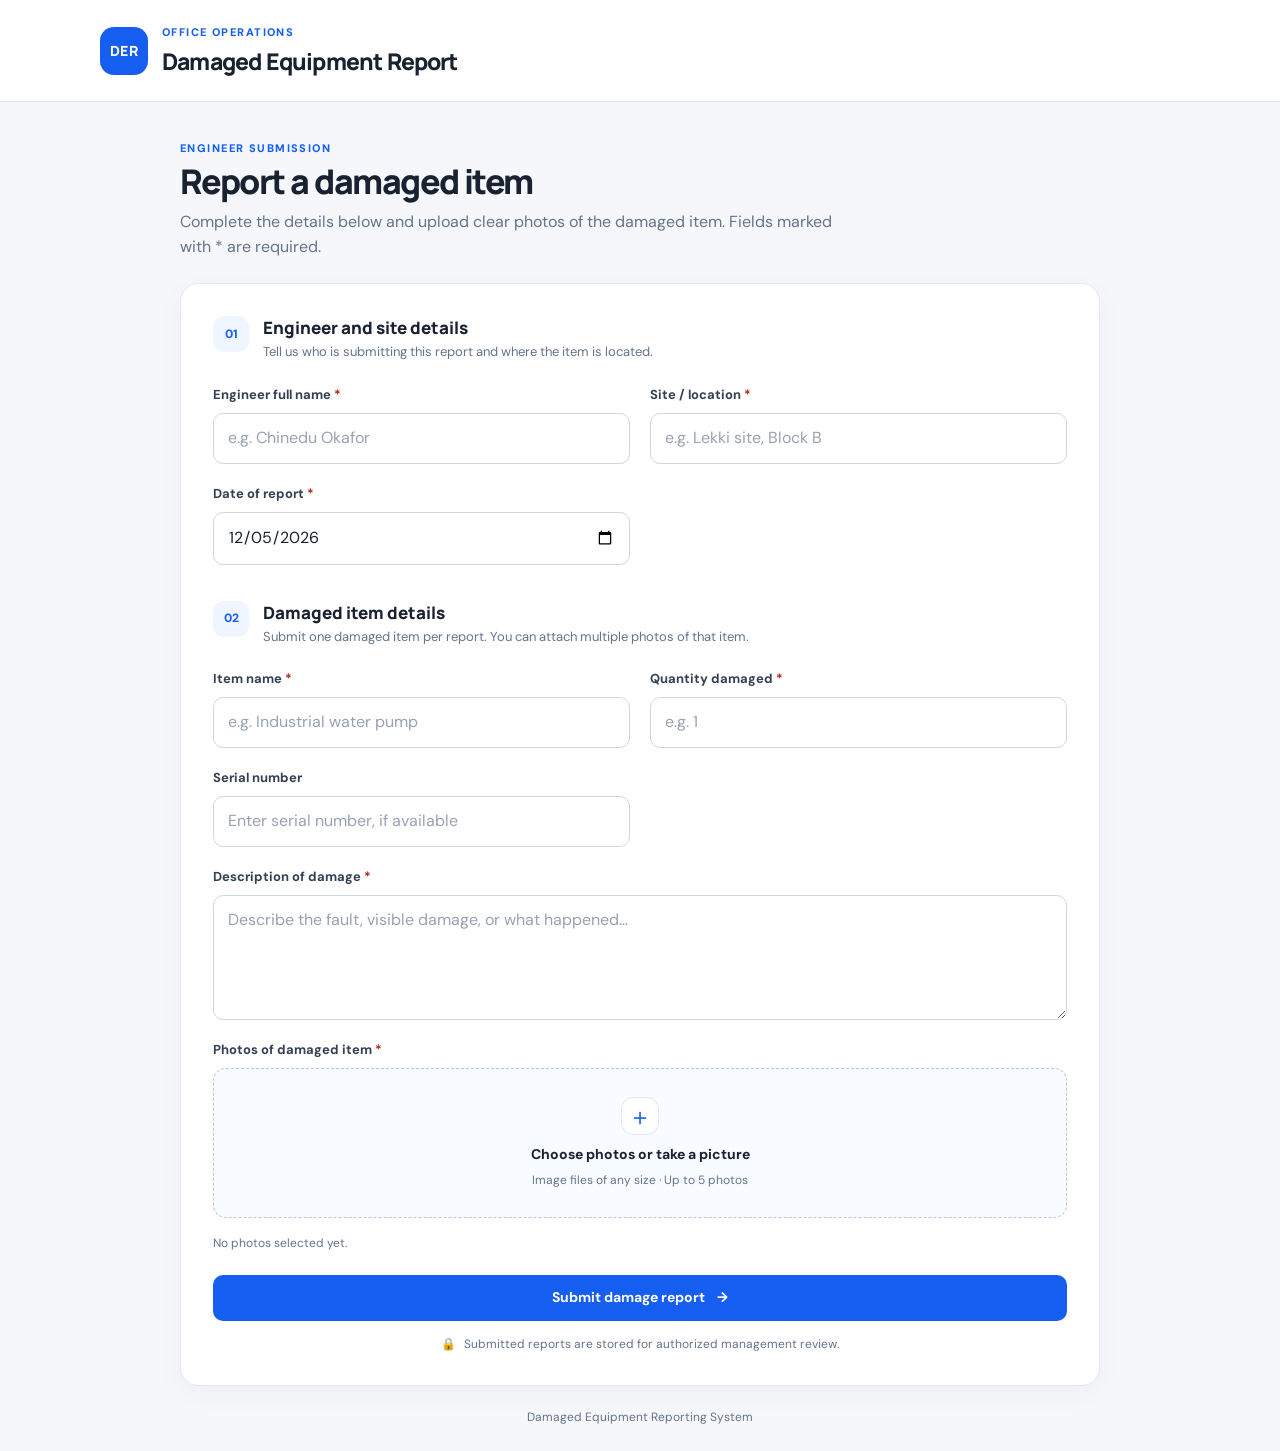
<file: index.html>
<!DOCTYPE html>
<html lang="en">
<head>
  <meta charset="UTF-8">
  <meta name="viewport" content="width=device-width, initial-scale=1.0">
  <meta name="description" content="Submit a damaged equipment report.">
  <title>Damaged Equipment Report</title>
  <link rel="stylesheet" href="style.css">
</head>
<body>
  <header class="site-header">
    <div class="brand-mark">DER</div>
    <div>
      <p class="eyebrow">OFFICE OPERATIONS</p>
      <h1>Damaged Equipment Report</h1>
    </div>
  </header>

  <main class="page-wrap">
    <section class="intro">
      <p class="eyebrow">ENGINEER SUBMISSION</p>
      <h2>Report a damaged item</h2>
      <p>Complete the details below and upload clear photos of the damaged item. Fields marked with * are required.</p>
    </section>

    <form id="report-form" class="panel" novalidate>
      <div class="section-heading">
        <span class="step-number">01</span>
        <div><h3>Engineer and site details</h3><p>Tell us who is submitting this report and where the item is located.</p></div>
      </div>

      <div class="form-grid">
        <label class="field">
          <span>Engineer full name <b>*</b></span>
          <input id="engineer-name" name="engineer_name" autocomplete="name" maxlength="120" required placeholder="e.g. Chinedu Okafor">
        </label>
        <label class="field">
          <span>Site / location <b>*</b></span>
          <input id="site" name="site" maxlength="160" required placeholder="e.g. Lekki site, Block B">
        </label>
        <label class="field">
          <span>Date of report <b>*</b></span>
          <input id="report-date" name="report_date" type="date" required>
        </label>
      </div>

      <div class="section-heading section-spaced">
        <span class="step-number">02</span>
        <div><h3>Damaged item details</h3><p>Submit one damaged item per report. You can attach multiple photos of that item.</p></div>
      </div>

      <div class="form-grid">
        <label class="field">
          <span>Item name <b>*</b></span>
          <input id="item-name" name="item_name" maxlength="160" required placeholder="e.g. Industrial water pump">
        </label>
        <label class="field">
          <span>Quantity damaged <b>*</b></span>
          <input id="quantity" name="quantity" type="number" min="1" max="100000" step="1" required placeholder="e.g. 1">
        </label>
        <label class="field">
          <span>Serial number</span>
          <input id="serial-number" name="serial_number" maxlength="160" placeholder="Enter serial number, if available">
        </label>
        <label class="field field-full">
          <span>Description of damage <b>*</b></span>
          <textarea id="description" name="description" rows="4" maxlength="3000" required placeholder="Describe the fault, visible damage, or what happened..."></textarea>
        </label>


        
        <div class="field field-full">
          <label for="images" class="field-label">Photos of damaged item <b>*</b></label>
          <label class="upload-box" for="images">
            <span class="upload-icon" aria-hidden="true">＋</span>
            <strong>Choose photos or take a picture</strong>
            <span>Image files of any size · Up to 5 photos</span>
            <input type="file" id="images" accept="image/*" multiple>
          </label>
          <p id="file-list" class="file-list">No photos selected yet.</p>
        </div>
      </div>

      <div id="form-message" class="message" role="status" aria-live="polite"></div>
      <button id="submit-button" class="button button-primary" type="submit">
        <span>Submit damage report</span><span aria-hidden="true">→</span>
      </button>
      <p class="privacy-note"><span aria-hidden="true">🔒</span> Submitted reports are stored for authorized management review.</p>
    </form>
    <p class="page-footer">Damaged Equipment Reporting System</p>
  </main>
  <script type="module" src="report.js"></script>
</body>
</html>
</file>
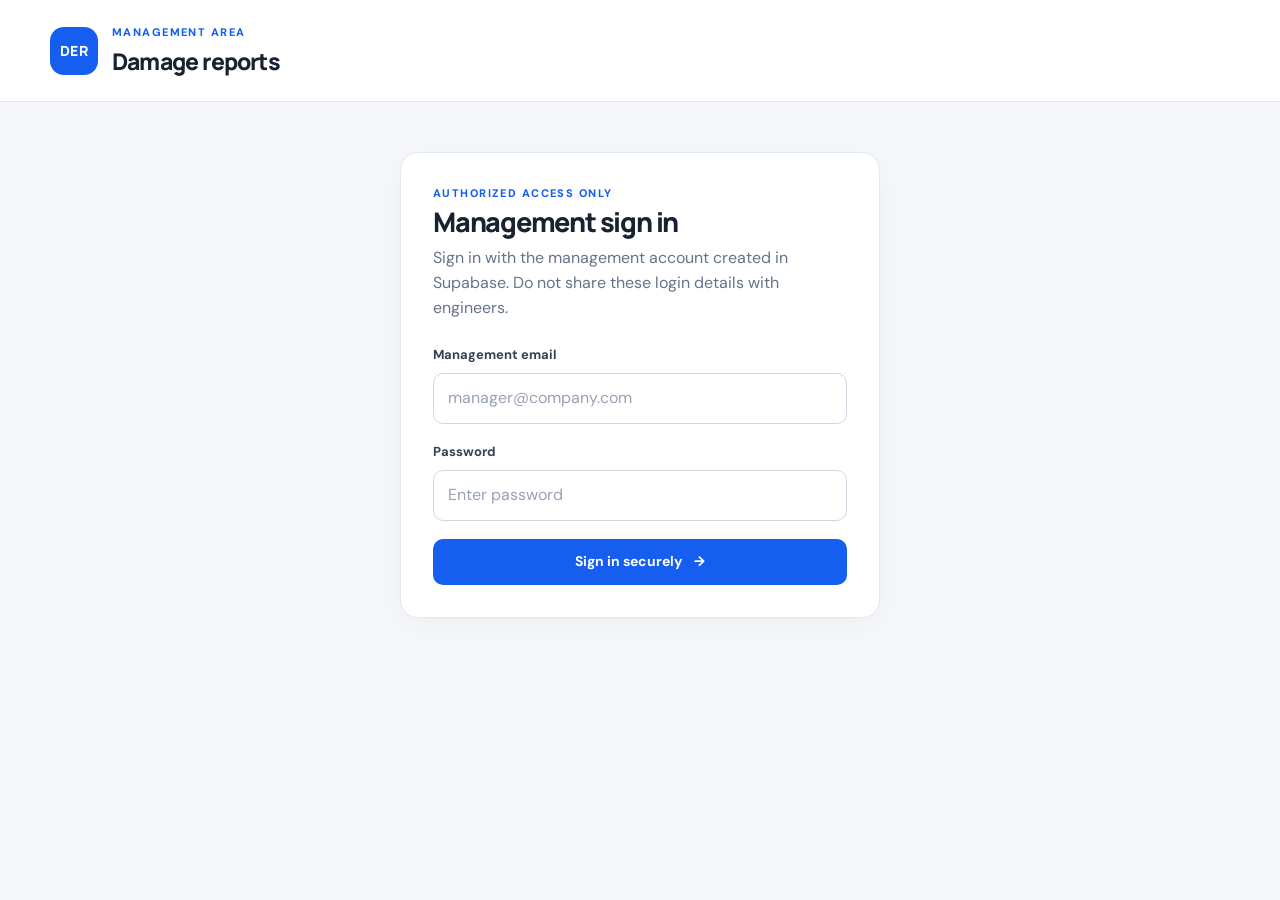
<file: dashboard.html>
<!DOCTYPE html>
<html lang="en">
<head>
  <meta charset="UTF-8">
  <meta name="viewport" content="width=device-width, initial-scale=1.0">
  <meta name="robots" content="noindex,nofollow">
  <title>Management Dashboard</title>
  <link rel="stylesheet" href="style.css">
</head>
<body>
  <header class="site-header dashboard-header">
    <div class="brand-mark">DER</div>
    <div class="header-title">
      <p class="eyebrow">MANAGEMENT AREA</p>
      <h1>Damage reports</h1>
    </div>
    <button id="logout-button" class="button button-light hidden" type="button">Sign out</button>
  </header>

  <main class="dashboard-wrap">
    <section id="login-panel" class="panel login-panel">
      <p class="eyebrow">AUTHORIZED ACCESS ONLY</p>
      <h2>Management sign in</h2>
      <p>Sign in with the management account created in Supabase. Do not share these login details with engineers.</p>
      <form id="login-form">
        <label class="field">
          <span>Management email</span>
          <input id="login-email" type="email" autocomplete="username" required placeholder="manager@company.com">
        </label>
        <label class="field">
          <span>Password</span>
          <input id="login-password" type="password" autocomplete="current-password" required placeholder="Enter password">
        </label>
        <div id="login-message" class="message" role="status" aria-live="polite"></div>
        <button id="login-button" class="button button-primary" type="submit">Sign in securely <span aria-hidden="true">→</span></button>
      </form>
    </section>

    <section id="dashboard-panel" class="hidden">
      <div class="dashboard-intro">
        <div>
          <p class="eyebrow">REPORT REGISTER</p>
          <h2>All damaged items</h2>
          <p>Review reports and record management acknowledgement.</p>
        </div>
        <button id="refresh-button" class="button button-light" type="button">↻ Refresh</button>
      </div>

      <div class="stats-grid">
        <article class="stat-card"><span>Total reports</span><strong id="total-count">0</strong></article>
        <article class="stat-card"><span>Awaiting acknowledgement</span><strong id="pending-count">0</strong></article>
        <article class="stat-card"><span>Acknowledged</span><strong id="acknowledged-count">0</strong></article>
      </div>

      <div class="panel filters-panel">
        <label class="field">
          <span>Search reports</span>
          <input id="search-input" type="search" placeholder="Search engineer, item, serial number or site">
        </label>
        <label class="field">
          <span>Acknowledgement status</span>
          <select id="status-filter">
            <option value="all">All reports</option>
            <option value="pending">Awaiting acknowledgement</option>
            <option value="acknowledged">Acknowledged</option>
          </select>
        </label>
        <label class="field">
          <span>From date</span>
          <input id="date-from" type="date">
        </label>
        <label class="field">
          <span>To date</span>
          <input id="date-to" type="date">
        </label>
        <button id="clear-filters" class="button button-light" type="button">Clear filters</button>
        <button id="export-button" class="button button-light" type="button">Export CSV ↓</button>
      </div>

      <div id="dashboard-message" class="message" role="status" aria-live="polite"></div>
      <div id="report-list" class="report-list"></div>
      <p class="page-footer">Keep this dashboard link private. Access is enforced by Supabase authentication and database policies.</p>
    </section>
  </main>
  <script type="module" src="dashboard.js"></script>
</body>
</html>
</file>
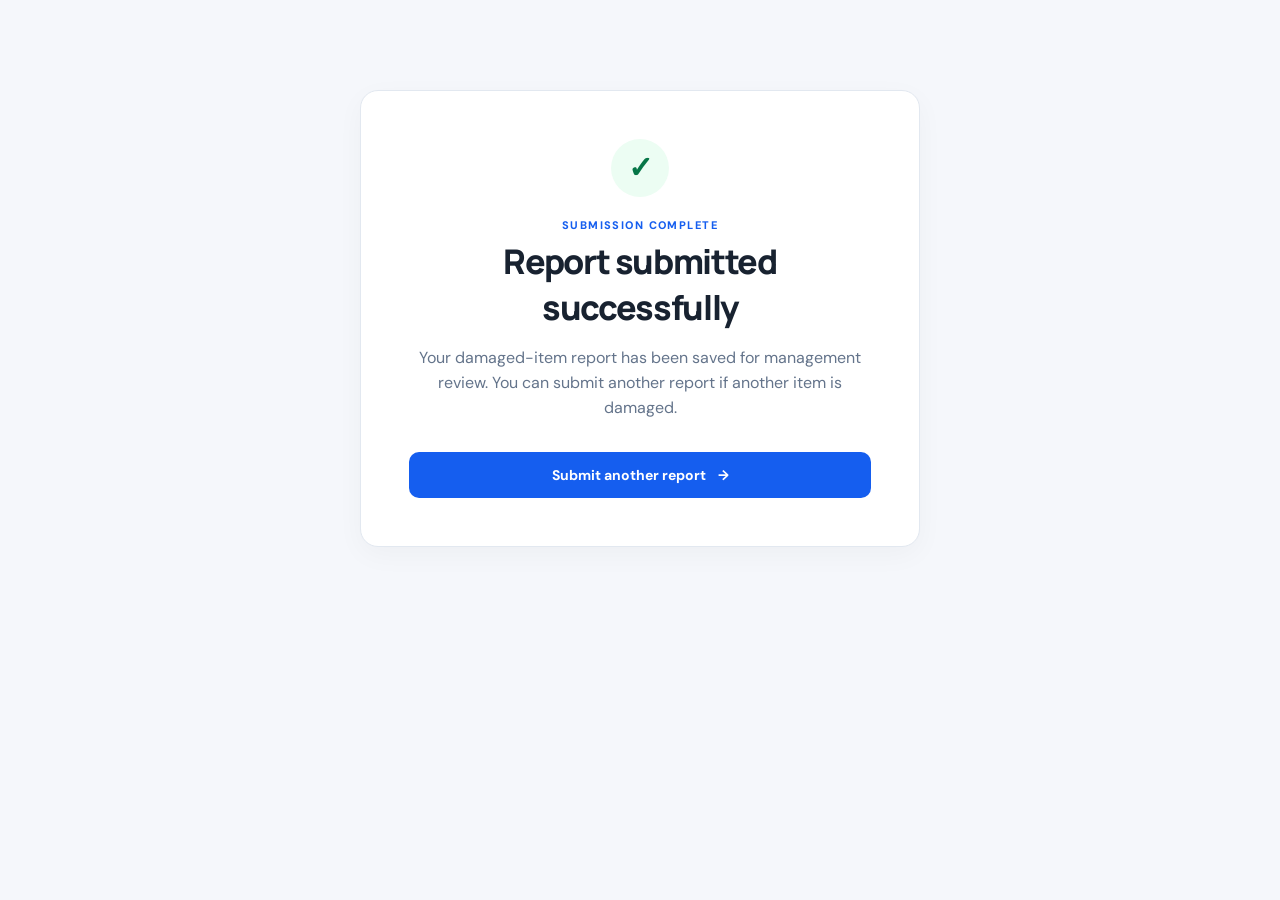
<file: success.html>
<!DOCTYPE html>
<html lang="en">
<head>
  <meta charset="UTF-8">
  <meta name="viewport" content="width=device-width, initial-scale=1.0">
  <title>Report submitted</title>
  <link rel="stylesheet" href="style.css">
</head>
<body>
  <main class="success-wrap">
    <section class="panel success-panel">
      <div class="success-icon" aria-hidden="true">✓</div>
      <p class="eyebrow">SUBMISSION COMPLETE</p>
      <h1>Report submitted successfully</h1>
      <p>Your damaged-item report has been saved for management review. You can submit another report if another item is damaged.</p>
      <a class="button button-primary button-link" href="./index.html">Submit another report <span aria-hidden="true">→</span></a>
    </section>
  </main>

 
</body>
</html>
</file>
<file: style.css>
@import url('https://fonts.googleapis.com/css2?family=DM+Sans:wght@400;500;600;700&family=Manrope:wght@400;500;600;700;800&display=swap');

:root {
  --ink: #182230;
  --muted: #64748b;
  --line: #e2e8f0;
  --paper: #f5f7fb;
  --white: #ffffff;
  --brand: #155eef;
  --brand-dark: #1048bd;
  --brand-soft: #eff6ff;
  --green: #067647;
  --green-soft: #ecfdf3;
  --orange: #b54708;
  --orange-soft: #fffaeb;
  --red: #b42318;
  --red-soft: #fef3f2;
  --radius: 18px;
  font-family: 'DM Sans', sans-serif;
}
* { box-sizing: border-box; }
body { margin: 0; color: var(--ink); background: var(--paper); line-height: 1.55; }
button, input, textarea, select { font: inherit; }
button, a, input, textarea, select { -webkit-tap-highlight-color: transparent; }
.site-header {
  display: flex; align-items: center; gap: 14px; padding: 24px max(20px, calc((100% - 1080px) / 2));
  background: var(--white); border-bottom: 1px solid var(--line);
}
.brand-mark {
  width: 48px; height: 48px; border-radius: 14px; display: grid; place-items: center;
  background: var(--brand); color: white; font: 800 14px Manrope, sans-serif; letter-spacing: .04em; flex-shrink: 0;
}
.site-header h1 { margin: 0; font: 800 clamp(18px, 3vw, 23px) Manrope, sans-serif; letter-spacing: -.035em; }
.eyebrow { margin: 0 0 4px; color: var(--brand); font-size: 11px; font-weight: 800; letter-spacing: .13em; }
.page-wrap, .dashboard-wrap { width: min(100% - 32px, 920px); margin: 38px auto 24px; }
.intro { max-width: 680px; margin: 0 0 24px; }
.intro h2, .dashboard-intro h2, .login-panel h2 { margin: 0 0 8px; font: 800 clamp(25px, 4vw, 34px) Manrope, sans-serif; letter-spacing: -.045em; line-height: 1.2; }
.intro p:not(.eyebrow), .login-panel > p:not(.eyebrow), .dashboard-intro p:not(.eyebrow) { margin: 0; color: var(--muted); }
.panel { padding: clamp(20px, 4vw, 32px); border: 1px solid var(--line); border-radius: var(--radius); background: var(--white); box-shadow: 0 8px 28px rgba(16, 24, 40, .035); }
.section-heading { display: flex; align-items: flex-start; gap: 14px; margin-bottom: 22px; }
.step-number { display: grid; place-items: center; width: 36px; height: 36px; flex: 0 0 36px; border-radius: 11px; color: var(--brand); background: var(--brand-soft); font-size: 12px; font-weight: 800; }
.section-heading h3 { margin: 0 0 3px; font: 800 17px Manrope, sans-serif; }
.section-heading p { margin: 0; color: var(--muted); font-size: 13px; }
.section-spaced { margin-top: 36px; }
.form-grid { display: grid; grid-template-columns: repeat(2, minmax(0, 1fr)); gap: 20px; }
.field { display: flex; flex-direction: column; gap: 8px; min-width: 0; }
.field > span, .field-label { color: #344054; font-size: 13px; font-weight: 700; }
.field b, .field-label b { color: var(--red); }
input, textarea, select {
  width: 100%; min-height: 48px; padding: 12px 14px; color: var(--ink); background: white;
  border: 1px solid #cfd7e3; border-radius: 10px; outline: none; transition: border-color .15s, box-shadow .15s;
}
textarea { resize: vertical; min-height: 112px; }
input::placeholder, textarea::placeholder { color: #98a2b3; }
input:focus, textarea:focus, select:focus { border-color: var(--brand); box-shadow: 0 0 0 4px rgba(21, 94, 239, .12); }
.field-full { grid-column: 1 / -1; }
.upload-box {
  min-height: 150px; padding: 22px; border: 1.5px dashed #b6c6dd; border-radius: 13px; background: #f8fbff;
  display: flex; flex-direction: column; align-items: center; justify-content: center; gap: 5px; text-align: center; cursor: pointer;
}
.upload-box:hover { border-color: var(--brand); background: #f1f7ff; }


/* .upload-box input { width: 1px; height: 1px; min-height: 1px; opacity: 0; position: absolute; } */



.upload-box input {
  position: absolute;
  width: 1px;
  height: 1px;
  padding: 0;
  margin: -1px;
  overflow: hidden;
  clip: rect(0, 0, 0, 0);
  white-space: nowrap;
  border: 0;
}


.upload-box {
  position: relative;
}

.upload-box:focus-within {
  outline: 2px solid var(--brand);
  outline-offset: 3px;
}


.upload-icon { display: grid; place-items: center; width: 38px; height: 38px; margin-bottom: 4px; border-radius: 12px; background: white; border: 1px solid var(--line); color: var(--brand); font-size: 24px; }
.upload-box strong { font-size: 14px; }
.upload-box span:last-of-type { color: var(--muted); font-size: 12px; }
.file-list { margin: 8px 0 0; color: var(--muted); font-size: 12px; overflow-wrap: anywhere; }
.button {
  min-height: 46px; display: inline-flex; align-items: center; justify-content: center; gap: 12px; padding: 11px 18px;
  border: 1px solid transparent; border-radius: 10px; font-weight: 700; font-size: 14px; cursor: pointer; text-decoration: none;
  transition: background .15s, transform .15s, border-color .15s;
}
.button:focus-visible { outline: 3px solid rgba(21, 94, 239, .25); outline-offset: 2px; }
.button:disabled { opacity: .6; cursor: wait; }
.button-primary { width: 100%; margin-top: 22px; color: white; background: var(--brand); }
.button-primary:hover:not(:disabled) { background: var(--brand-dark); }
.button-light { background: white; border-color: var(--line); color: #344054; }
.button-light:hover { background: #f8fafc; border-color: #b8c3d3; }
.privacy-note { display: flex; align-items: center; justify-content: center; gap: 8px; margin: 14px 0 0; color: var(--muted); font-size: 12px; text-align: center; }
.message { display: none; margin-top: 14px; padding: 12px 14px; border-radius: 10px; font-size: 13px; overflow-wrap: anywhere; }
.message:not(:empty) { display: block; }
.message.error { color: var(--red); background: var(--red-soft); }
.message.success { color: var(--green); background: var(--green-soft); }
.message.info { color: #175cd3; background: var(--brand-soft); }
.page-footer { margin: 22px 0; color: var(--muted); text-align: center; font-size: 12px; }
.success-wrap { width: min(100% - 32px, 560px); margin: 10vh auto; }
.success-panel { text-align: center; padding: clamp(28px, 6vw, 48px); }
.success-icon { width: 58px; height: 58px; display: grid; place-items: center; margin: 0 auto 20px; border-radius: 50%; color: var(--green); background: var(--green-soft); font-size: 30px; font-weight: 700; }
.success-panel h1 { margin: 0 0 12px; font: 800 clamp(26px, 5vw, 34px) Manrope, sans-serif; letter-spacing: -.04em; }
.success-panel p:not(.eyebrow) { color: var(--muted); }
.button-link { margin-top: 16px; }
.dashboard-header { padding-right: max(20px, calc((100% - 1180px) / 2)); padding-left: max(20px, calc((100% - 1180px) / 2)); }
.header-title { flex: 1; }
.dashboard-wrap { max-width: 1180px; }
.login-panel { max-width: 480px; margin: 50px auto; }
.login-panel h2 { font-size: 27px; }
.login-panel form { display: grid; gap: 18px; margin-top: 24px; }
.login-panel .button-primary { margin-top: 0; }
.hidden { display: none !important; }
.dashboard-intro { display: flex; justify-content: space-between; align-items: flex-end; gap: 16px; margin: 8px 0 24px; }
.dashboard-intro h2 { font-size: 30px; }
.stats-grid { display: grid; grid-template-columns: repeat(3, minmax(0, 1fr)); gap: 14px; margin-bottom: 18px; }
.stat-card { padding: 20px; background: white; border: 1px solid var(--line); border-radius: 14px; }
.stat-card span { display: block; color: var(--muted); font-size: 12px; font-weight: 600; }
.stat-card strong { display: block; margin-top: 6px; font: 800 29px Manrope, sans-serif; }
.filters-panel { display: grid; grid-template-columns: 2fr 1.2fr 1fr 1fr auto auto; align-items: end; gap: 12px; margin-bottom: 16px; padding: 18px; }
.filters-panel .field { gap: 6px; }
.filters-panel .field > span { font-size: 11px; }
.filters-panel input, .filters-panel select { min-height: 42px; padding: 9px 10px; font-size: 13px; }
.filters-panel .button { min-height: 42px; padding: 9px 12px; font-size: 12px; }
.report-list { display: grid; gap: 16px; margin-top: 16px; }
.report-card { padding: clamp(18px, 3vw, 26px); }
.report-topline { display: flex; justify-content: space-between; align-items: flex-start; gap: 12px; }
.report-topline h3 { margin: 0; font: 800 21px Manrope, sans-serif; overflow-wrap: anywhere; }
.status-pill { display: inline-flex; flex-shrink: 0; padding: 6px 10px; border-radius: 999px; font-size: 11px; font-weight: 800; }
.status-done { color: var(--green); background: var(--green-soft); }
.status-pending { color: var(--orange); background: var(--orange-soft); }
.report-details { display: grid; grid-template-columns: repeat(3, minmax(0, 1fr)); gap: 15px 20px; margin: 22px 0; }
.report-details p { display: flex; flex-direction: column; gap: 3px; margin: 0; min-width: 0; }
.report-details p span { color: var(--muted); font-size: 11px; font-weight: 700; }
.report-details p strong { font-size: 13px; overflow-wrap: anywhere; }
.detail-full { grid-column: 1 / -1; }
.description-text { white-space: pre-wrap; font-weight: 500 !important; }
.photo-grid { display: flex; flex-wrap: wrap; gap: 10px; margin: 18px 0; }
.photo-grid a { width: 120px; height: 100px; overflow: hidden; border: 1px solid var(--line); border-radius: 10px; background: var(--paper); }
.photo-grid img { width: 100%; height: 100%; object-fit: cover; }
.ack-form, .acknowledgement-box { margin-top: 22px; padding: 18px; border: 1px solid var(--line); border-radius: 12px; background: #fbfcfe; }
.ack-form h4 { margin: 0 0 14px; font: 800 15px Manrope, sans-serif; }
.ack-fields { display: grid; grid-template-columns: 1fr 1fr; gap: 14px; }
.ack-form .button { width: auto; margin-top: 16px; }
.acknowledgement-box { display: flex; flex-direction: column; gap: 4px; color: var(--green); background: var(--green-soft); border-color: #abefc6; font-size: 13px; }
.acknowledgement-box span { color: #05603a; }
.empty-state { text-align: center; color: var(--muted); }
.empty-state strong { color: var(--ink); }
@media (max-width: 900px) {
  .filters-panel { grid-template-columns: repeat(2, minmax(0, 1fr)); }
  .filters-panel .button { width: 100%; }
}
@media (max-width: 600px) {
  .site-header { padding-top: 17px; padding-bottom: 17px; }
  .brand-mark { width: 42px; height: 42px; border-radius: 12px; }
  .page-wrap, .dashboard-wrap { width: min(100% - 22px, 920px); margin-top: 24px; }
  .intro { margin-bottom: 18px; }
  .form-grid, .ack-fields { grid-template-columns: 1fr; gap: 16px; }
  .field-full { grid-column: auto; }
  .section-spaced { margin-top: 28px; }
  .section-heading { gap: 10px; }
  .section-heading p { font-size: 12px; }
  .panel { border-radius: 15px; }
  .dashboard-header { gap: 10px; }
  .dashboard-header .button { padding: 8px 10px; min-height: 38px; font-size: 12px; }
  .dashboard-intro { align-items: flex-start; }
  .dashboard-intro .button { flex-shrink: 0; }
  .stats-grid { grid-template-columns: 1fr; gap: 9px; }
  .stat-card { padding: 14px 16px; display: flex; align-items: center; justify-content: space-between; }
  .stat-card strong { margin: 0; font-size: 24px; }
  .filters-panel { grid-template-columns: 1fr; padding: 15px; }
  .report-topline { flex-direction: column; }
  .report-details { grid-template-columns: repeat(2, minmax(0, 1fr)); gap: 13px; }
  .detail-full { grid-column: 1 / -1; }
  .photo-grid a { width: calc(33.333% - 7px); height: 90px; }
  .login-panel { margin-top: 28px; }
}
</file>
